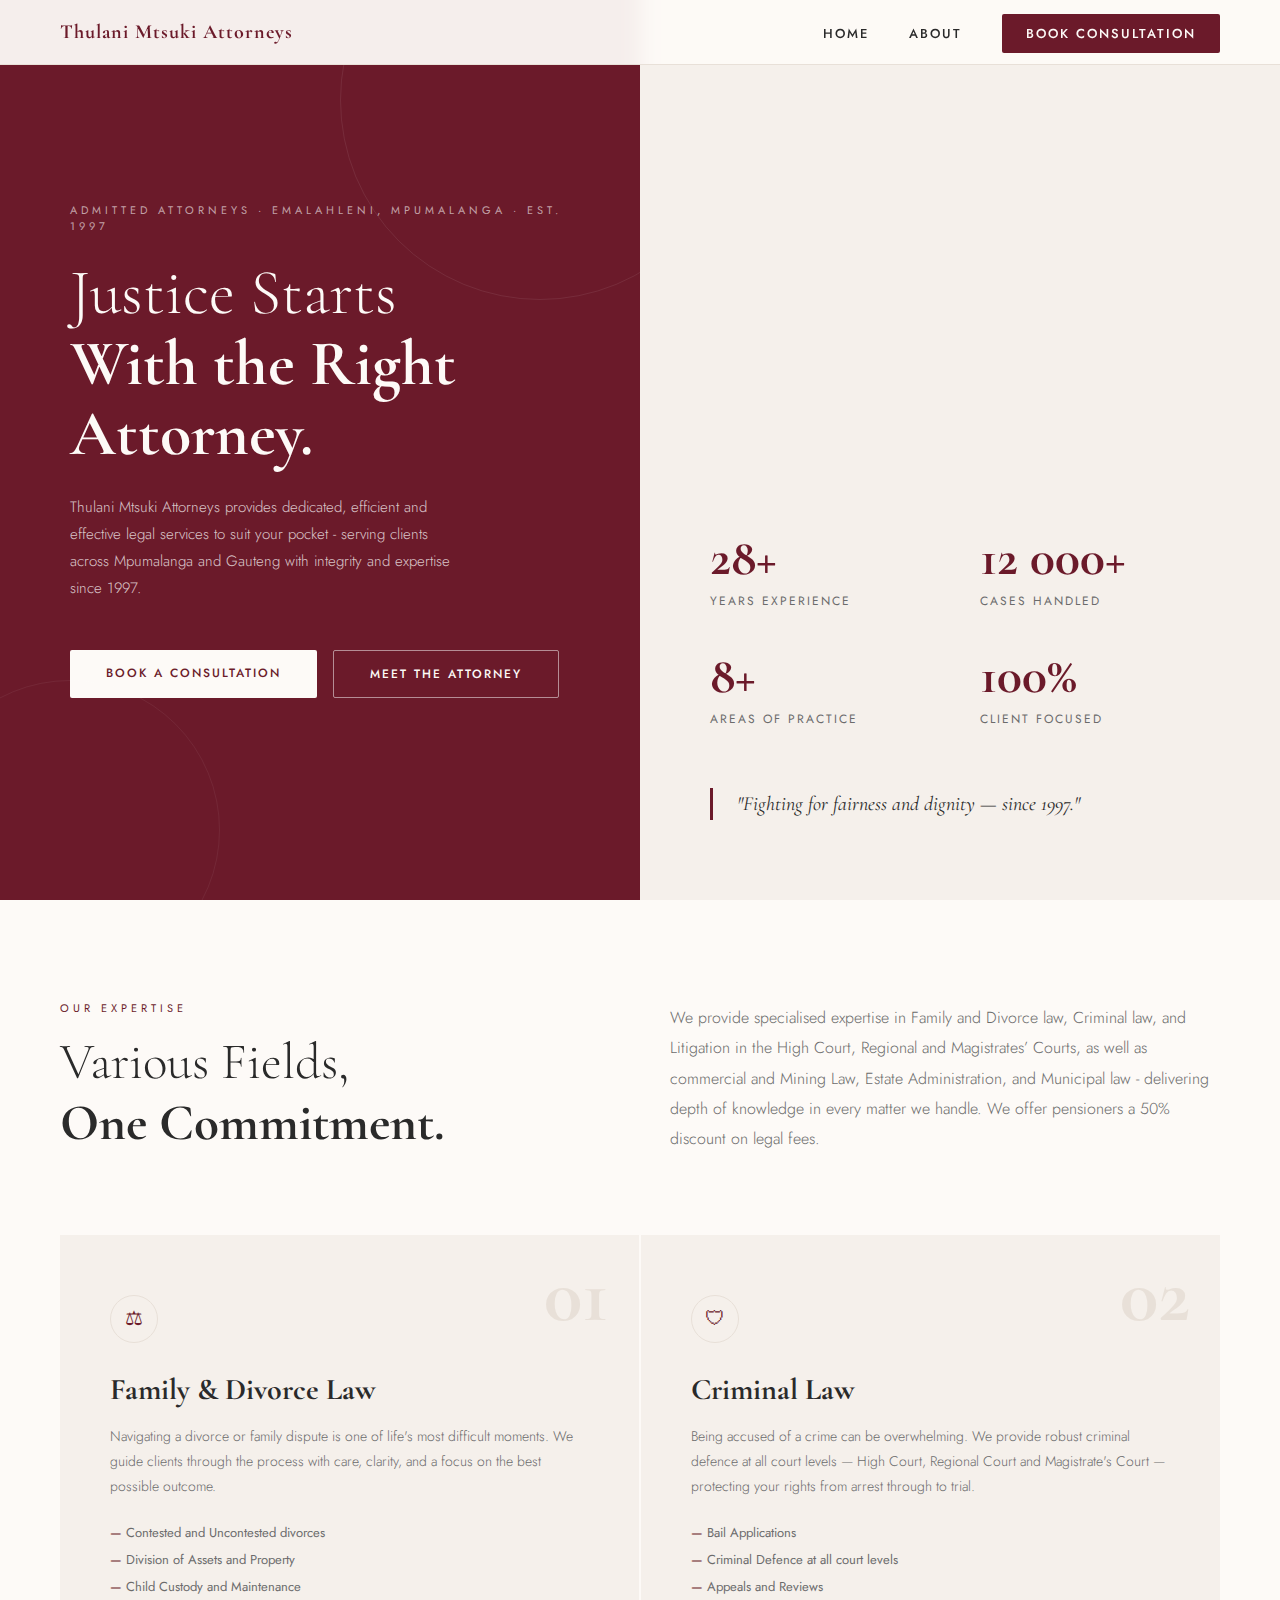
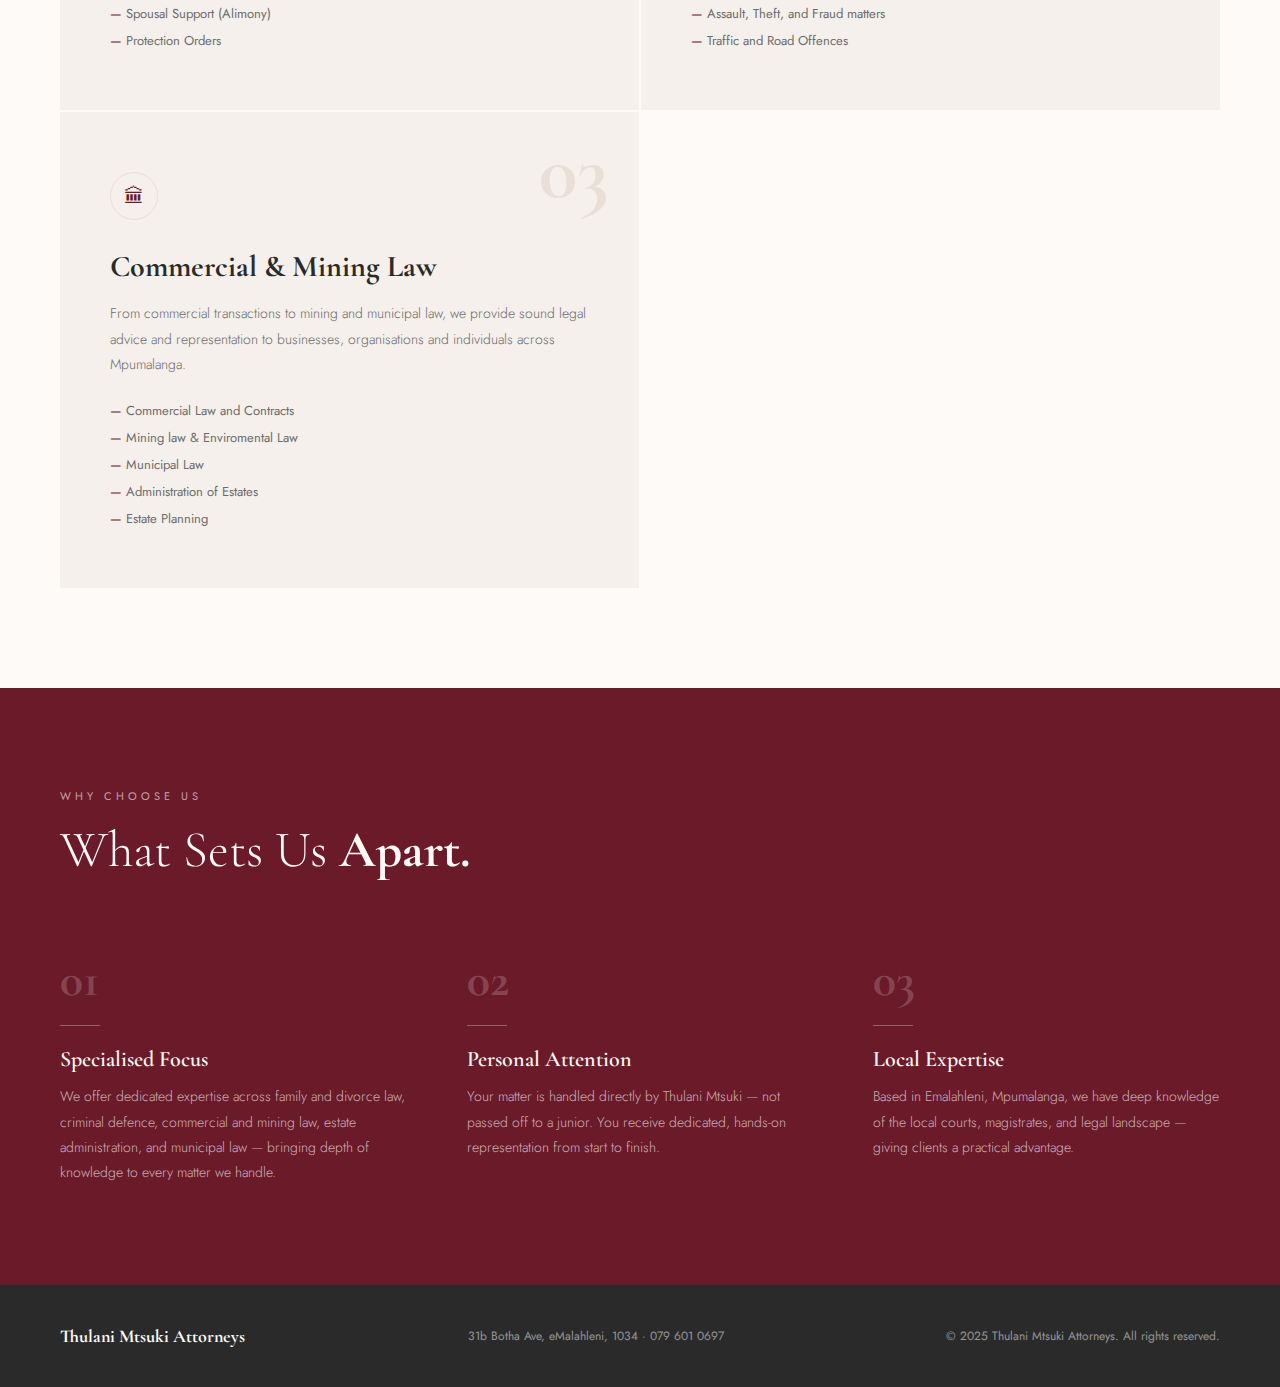
<file: index.html>
<!DOCTYPE html>
<html lang="en">
<head>
  <meta charset="UTF-8" />
  <meta name="viewport" content="width=device-width, initial-scale=1.0"/>
  <title>Thulani Mtsuki Attorneys</title>
  <link href="https://fonts.googleapis.com/css2?family=Cormorant+Garamond:wght@300;400;600;700&family=Jost:wght@300;400;500&display=swap" rel="stylesheet"/>
  <link rel="stylesheet" href="css/styles.css" />
</head>
<body>

  <!-- NAV -->
  <nav>
    <a href="index.html" class="nav-logo">Thulani Mtsuki Attorneys</a>
    <ul class="nav-links">
      <li><a href="index.html">Home</a></li>
      <li><a href="pages/about.html">About</a></li>
      <li><a href="pages/contact.html" class="nav-cta">Book Consultation</a></li>
    </ul>
  </nav>

  <main class="fade-in">

    <!-- HERO -->
    <section class="hero" style="padding: 0;">
      <div class="hero-left">
        <p class="hero-eyebrow">Admitted Attorneys · Emalahleni, Mpumalanga · Est. 1997</p>
        <h1 class="hero-title">
          Justice Starts
          <span>With the Right<br>Attorney.</span>
        </h1>
        <p class="hero-sub">Thulani Mtsuki Attorneys provides dedicated, efficient and effective legal services to suit your pocket - serving clients across Mpumalanga and Gauteng with integrity and expertise since 1997.</p>
        <div class="hero-buttons">
          <a href="pages/contact.html" class="btn-primary">Book a Consultation</a>
          <a href="pages/about.html" class="btn-outline">Meet the Attorney</a>
        </div>
      </div>
      <div class="hero-right">
        <div class="hero-stats">
          <div class="stat-item">
            <div class="stat-number">28+</div>
            <div class="stat-label">Years Experience</div>
          </div>
          <div class="stat-item">
            <div class="stat-number">12 000+</div>
            <div class="stat-label">Cases Handled</div>
          </div>
          <div class="stat-item">
            <div class="stat-number">8+</div>
            <div class="stat-label">Areas of Practice</div>
          </div>
          <div class="stat-item">
            <div class="stat-number">100%</div>
            <div class="stat-label">Client Focused</div>
          </div>
        </div>
        <div class="hero-quote">
          <p>"Fighting for fairness and dignity — since 1997."</p>
        </div>
      </div>
    </section>

    <!-- PRACTICE AREAS -->
    <section class="practice">
      <div class="practice-header">
        <div>
          <p class="section-label">Our Expertise</p>
          <h2 class="section-title">Various Fields,<br><strong>One Commitment.</strong></h2>
        </div>
        <p class="practice-intro">We provide specialised expertise in Family and Divorce law, Criminal law, and Litigation in the High Court, Regional and Magistrates’ Courts, as well as commercial and Mining Law, Estate Administration, and Municipal law - delivering depth of knowledge in every matter we handle. We offer pensioners a 50% discount on legal fees.</p>
      </div>
      <div class="practice-cards">
        <div class="practice-card">
          <span class="practice-card-number">01</span>
          <div class="practice-card-icon">⚖</div>
          <h3 class="practice-card-title">Family &amp; Divorce Law</h3>
          <p class="practice-card-text">Navigating a divorce or family dispute is one of life's most difficult moments. We guide clients through the process with care, clarity, and a focus on the best possible outcome.</p>
          <ul class="practice-card-list">
            <li>Contested and Uncontested divorces</li>
            <li>Division of Assets and Property</li>
            <li>Child Custody and Maintenance</li>
            <li>Spousal Support (Alimony)</li>
            <li>Protection Orders</li>
          </ul>
        </div>
        <div class="practice-card">
          <span class="practice-card-number">02</span>
          <div class="practice-card-icon">🛡</div>
          <h3 class="practice-card-title">Criminal Law</h3>
          <p class="practice-card-text">Being accused of a crime can be overwhelming. We provide robust criminal defence at all court levels — High Court, Regional Court and Magistrate's Court — protecting your rights from arrest through to trial.</p>
          <ul class="practice-card-list">
            <li>Bail Applications</li>
            <li>Criminal Defence at all court levels</li>
            <li>Appeals and Reviews</li>
            <li>Assault, Theft, and Fraud matters</li>
            <li>Traffic and Road Offences</li>
          </ul>
        </div>
        <div class="practice-card">
          <span class="practice-card-number">03</span>
          <div class="practice-card-icon">🏛</div>
          <h3 class="practice-card-title">Commercial &amp; Mining Law</h3>
          <p class="practice-card-text">From commercial transactions to mining and municipal law, we provide sound legal advice and representation to businesses, organisations and individuals across Mpumalanga.</p>
          <ul class="practice-card-list">
            <li>Commercial Law and Contracts</li>
            <li>Mining law & Enviromental Law</li>
            <li>Municipal Law</li>
            <li>Administration of Estates</li>
            <li>Estate Planning</li>
          </ul>
        </div>
      </div>
    </section>

    <!-- WHY US -->
    <section class="why">
      <p class="section-label">Why Choose Us</p>
      <h2 class="section-title">What Sets Us <strong>Apart.</strong></h2>
      <div class="why-grid">
        <div class="why-item">
          <div class="why-number">01</div>
          <div class="why-divider"></div>
          <h3 class="why-title">Specialised Focus</h3>
          <p class="why-text">We offer dedicated expertise across family and divorce law, criminal defence, commercial and mining law, estate administration, and municipal law — bringing depth of knowledge to every matter we handle.</p>
        </div>
        <div class="why-item">
          <div class="why-number">02</div>
          <div class="why-divider"></div>
          <h3 class="why-title">Personal Attention</h3>
          <p class="why-text">Your matter is handled directly by Thulani Mtsuki — not passed off to a junior. You receive dedicated, hands-on representation from start to finish.</p>
        </div>
        <div class="why-item">
          <div class="why-number">03</div>
          <div class="why-divider"></div>
          <h3 class="why-title">Local Expertise</h3>
          <p class="why-text">Based in Emalahleni, Mpumalanga, we have deep knowledge of the local courts, magistrates, and legal landscape — giving clients a practical advantage.</p>
        </div>
      </div>
    </section>


  </main>

  <!-- FOOTER -->
  <footer>
    <span class="footer-logo">Thulani Mtsuki Attorneys</span>
    <span>31b Botha Ave, eMalahleni, 1034 · 079 601 0697</span>
    <span>© 2025 Thulani Mtsuki Attorneys. All rights reserved.</span>
  </footer>

  <script src="js/main.js"></script>
</body>
</html>
</file>
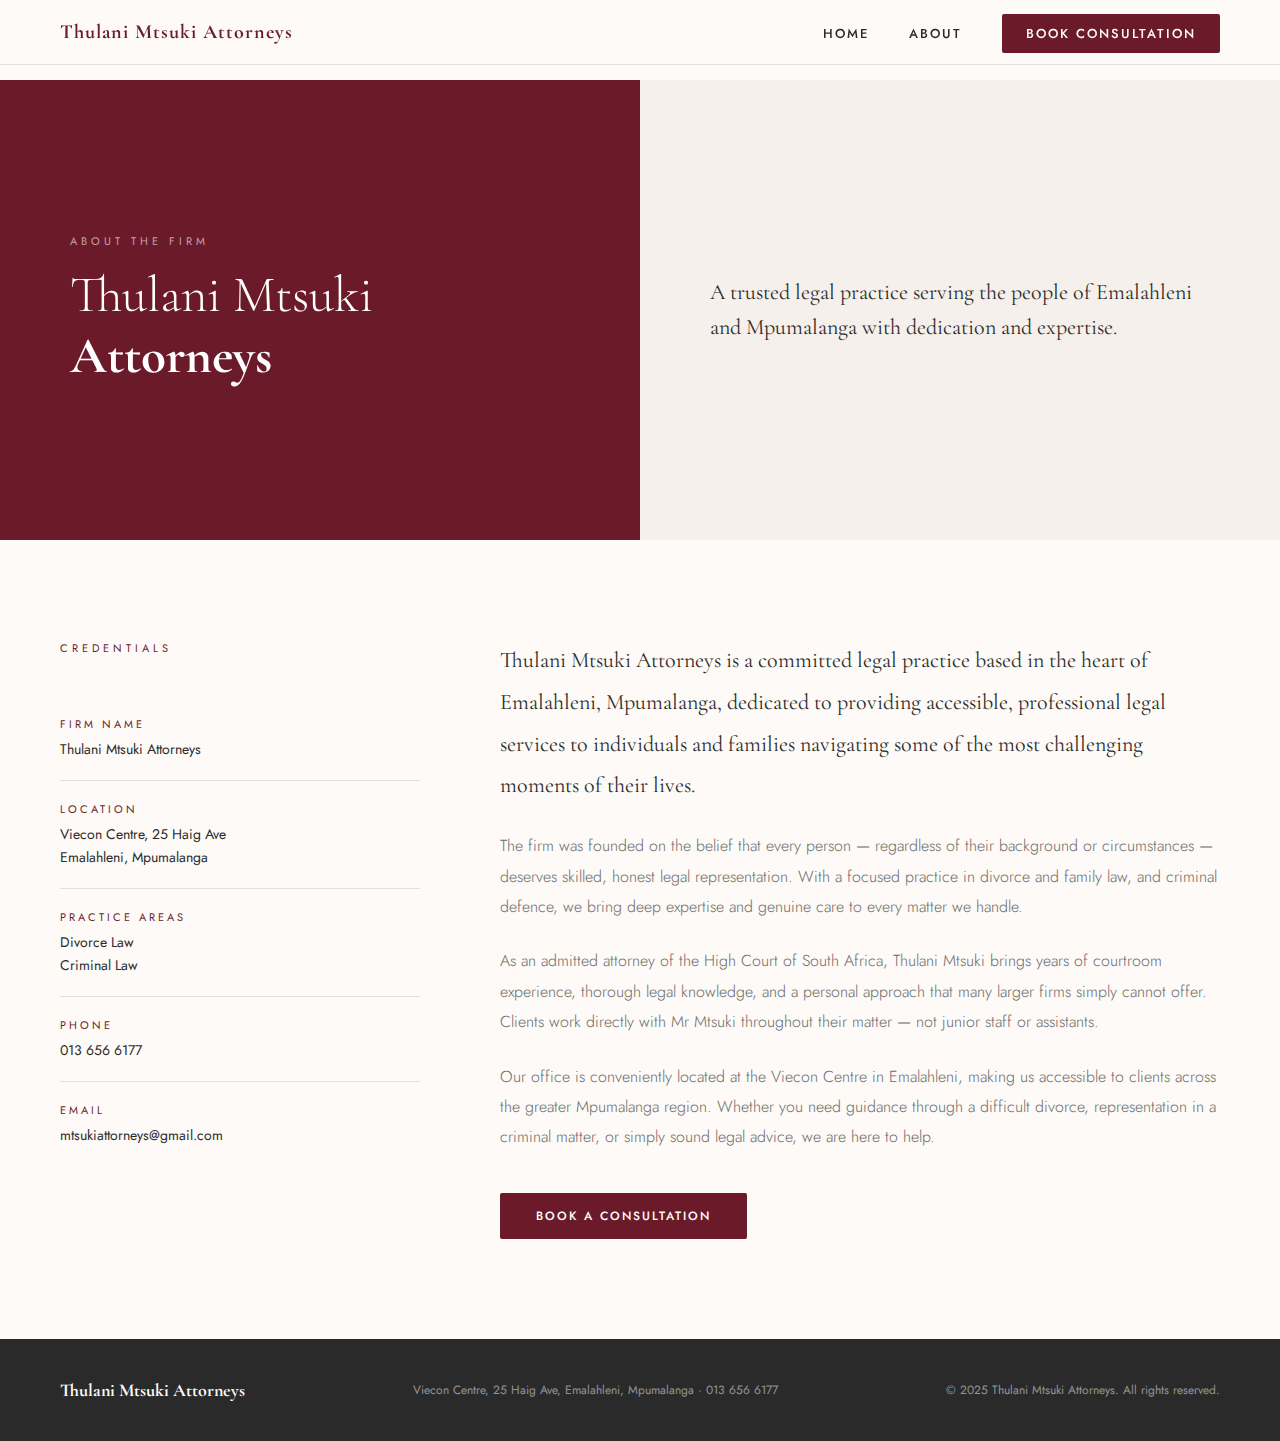
<file: about.html>
<!DOCTYPE html>
<html lang="en">
<head>
  <meta charset="UTF-8" />
  <meta name="viewport" content="width=device-width, initial-scale=1.0"/>
  <title>About | Thulani Mtsuki Attorneys</title>
  <link href="https://fonts.googleapis.com/css2?family=Cormorant+Garamond:wght@300;400;600;700&family=Jost:wght@300;400;500&display=swap" rel="stylesheet"/>
  <link rel="stylesheet" href="../css/styles.css" />
</head>
<body>

  <!-- NAV -->
  <nav>
    <a href="../index.html" class="nav-logo">Thulani Mtsuki Attorneys</a>
    <ul class="nav-links">
      <li><a href="../index.html">Home</a></li>
      <li><a href="about.html">About</a></li>
      <li><a href="contact.html" class="nav-cta">Book Consultation</a></li>
    </ul>
  </nav>

  <main class="fade-in">

    <!-- HERO -->
    <div class="about-hero">
      <div class="about-hero-left">
        <p class="section-label" style="color:rgba(255,255,255,0.6);">About the Firm</p>
        <h1 class="section-title" style="color:white;">Thulani Mtsuki<br><strong>Attorneys</strong></h1>
      </div>
      <div class="about-hero-right">
        <p style="font-family: 'Cormorant Garamond', serif; font-size: 22px; color: var(--charcoal); line-height: 1.6;">A trusted legal practice serving the people of Emalahleni and Mpumalanga with dedication and expertise.</p>
      </div>
    </div>

    <!-- ABOUT BODY -->
    <div class="about-body">
      <div class="about-grid">

        <!-- SIDEBAR -->
        <div class="about-sidebar">
          <p class="section-label">Credentials</p>
          <div class="about-credentials">
            <div class="credential-item">
              <p class="credential-label">Firm Name</p>
              <p class="credential-value">Thulani Mtsuki Attorneys</p>
            </div>
            <div class="credential-item">
              <p class="credential-label">Location</p>
              <p class="credential-value">Viecon Centre, 25 Haig Ave<br>Emalahleni, Mpumalanga</p>
            </div>
            <div class="credential-item">
              <p class="credential-label">Practice Areas</p>
              <p class="credential-value">Divorce Law<br>Criminal Law</p>
            </div>
            <div class="credential-item">
              <p class="credential-label">Phone</p>
              <p class="credential-value">013 656 6177</p>
            </div>
            <div class="credential-item">
              <p class="credential-label">Email</p>
              <p class="credential-value">mtsukiattorneys@gmail.com</p>
            </div>
          </div>
        </div>

        <!-- CONTENT -->
        <div class="about-content">
          <p>Thulani Mtsuki Attorneys is a committed legal practice based in the heart of Emalahleni, Mpumalanga, dedicated to providing accessible, professional legal services to individuals and families navigating some of the most challenging moments of their lives.</p>
          <p>The firm was founded on the belief that every person — regardless of their background or circumstances — deserves skilled, honest legal representation. With a focused practice in divorce and family law, and criminal defence, we bring deep expertise and genuine care to every matter we handle.</p>
          <p>As an admitted attorney of the High Court of South Africa, Thulani Mtsuki brings years of courtroom experience, thorough legal knowledge, and a personal approach that many larger firms simply cannot offer. Clients work directly with Mr Mtsuki throughout their matter — not junior staff or assistants.</p>
          <p>Our office is conveniently located at the Viecon Centre in Emalahleni, making us accessible to clients across the greater Mpumalanga region. Whether you need guidance through a difficult divorce, representation in a criminal matter, or simply sound legal advice, we are here to help.</p>
          <a href="contact.html" class="btn-burgundy" style="margin-top: 16px;">Book a Consultation</a>
        </div>

      </div>
    </div>

  </main>

  <!-- FOOTER -->
  <footer>
    <span class="footer-logo">Thulani Mtsuki Attorneys</span>
    <span>Viecon Centre, 25 Haig Ave, Emalahleni, Mpumalanga · 013 656 6177</span>
    <span>© 2025 Thulani Mtsuki Attorneys. All rights reserved.</span>
  </footer>

  <script src="../js/main.js"></script>
</body>
</html>
</file>
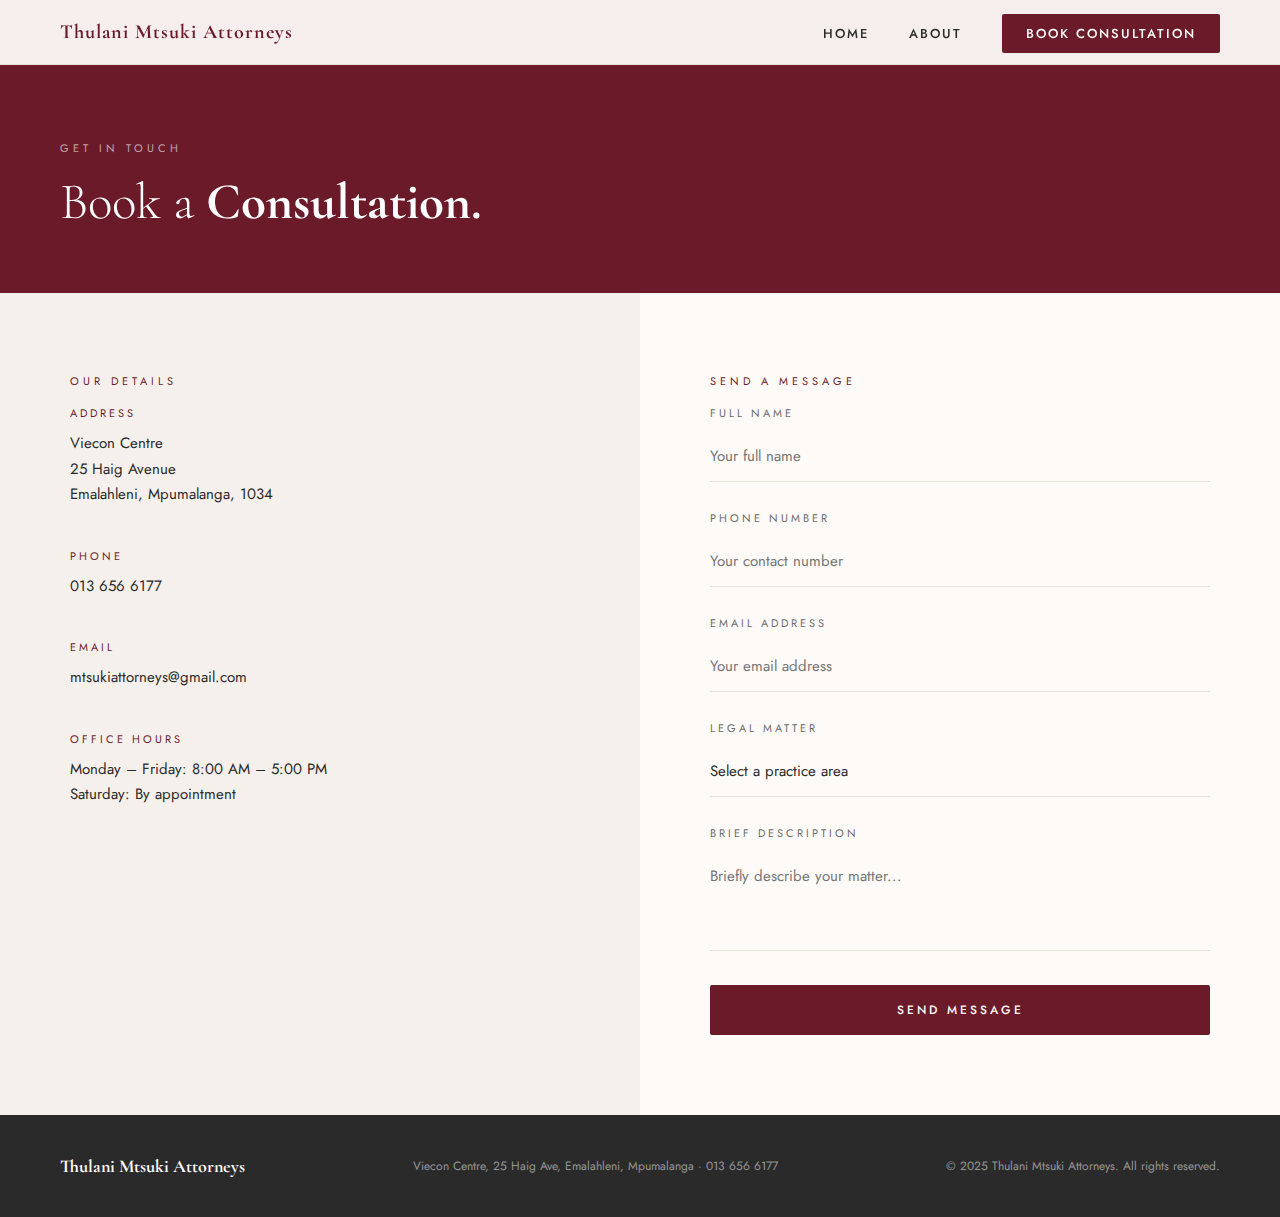
<file: contact.html>
<!DOCTYPE html>
<html lang="en">
<head>
  <meta charset="UTF-8" />
  <meta name="viewport" content="width=device-width, initial-scale=1.0"/>
  <title>Contact | Thulani Mtsuki Attorneys</title>
  <link href="https://fonts.googleapis.com/css2?family=Cormorant+Garamond:wght@300;400;600;700&family=Jost:wght@300;400;500&display=swap" rel="stylesheet"/>
  <link rel="stylesheet" href="../css/styles.css" />
</head>
<body>

  <!-- NAV -->
  <nav>
    <a href="../index.html" class="nav-logo">Thulani Mtsuki Attorneys</a>
    <ul class="nav-links">
      <li><a href="../index.html">Home</a></li>
      <li><a href="about.html">About</a></li>
      <li><a href="contact.html" class="nav-cta">Book Consultation</a></li>
    </ul>
  </nav>

  <main class="fade-in">

    <!-- HERO -->
    <div class="contact-hero">
      <p class="section-label" style="color:rgba(255,255,255,0.6);">Get In Touch</p>
      <h1 class="section-title" style="color:white;">Book a <strong>Consultation.</strong></h1>
    </div>

    <!-- CONTACT BODY -->
    <div class="contact-body">

      <!-- INFO -->
      <div class="contact-info">
        <p class="section-label">Our Details</p>
        <div class="contact-info-item">
          <p class="contact-info-label">Address</p>
          <p class="contact-info-value">Viecon Centre<br>25 Haig Avenue<br>Emalahleni, Mpumalanga, 1034</p>
        </div>
        <div class="contact-info-item">
          <p class="contact-info-label">Phone</p>
          <p class="contact-info-value">013 656 6177</p>
        </div>
        <div class="contact-info-item">
          <p class="contact-info-label">Email</p>
          <p class="contact-info-value">mtsukiattorneys@gmail.com</p>
        </div>
        <div class="contact-info-item">
          <p class="contact-info-label">Office Hours</p>
          <p class="contact-info-value">Monday – Friday: 8:00 AM – 5:00 PM<br>Saturday: By appointment</p>
        </div>
      </div>

      <!-- FORM -->
      <div class="contact-form-area">
        <p class="section-label">Send a Message</p>
        <form onsubmit="handleSubmit(event)">
          <div class="form-group">
            <label class="form-label">Full Name</label>
            <input type="text" class="form-input" placeholder="Your full name" required />
          </div>
          <div class="form-group">
            <label class="form-label">Phone Number</label>
            <input type="tel" class="form-input" placeholder="Your contact number" />
          </div>
          <div class="form-group">
            <label class="form-label">Email Address</label>
            <input type="email" class="form-input" placeholder="Your email address" />
          </div>
          <div class="form-group">
            <label class="form-label">Legal Matter</label>
            <select class="form-select">
              <option value="">Select a practice area</option>
              <option>Divorce Law</option>
              <option>Criminal Law</option>
              <option>General Enquiry</option>
            </select>
          </div>
          <div class="form-group">
            <label class="form-label">Brief Description</label>
            <textarea class="form-textarea" placeholder="Briefly describe your matter..."></textarea>
          </div>
          <button type="submit" class="form-submit">Send Message</button>
        </form>
      </div>

    </div>

  </main>

  <!-- FOOTER -->
  <footer>
    <span class="footer-logo">Thulani Mtsuki Attorneys</span>
    <span>Viecon Centre, 25 Haig Ave, Emalahleni, Mpumalanga · 013 656 6177</span>
    <span>© 2025 Thulani Mtsuki Attorneys. All rights reserved.</span>
  </footer>

  <script src="../js/main.js"></script>
</body>
</html>
</file>
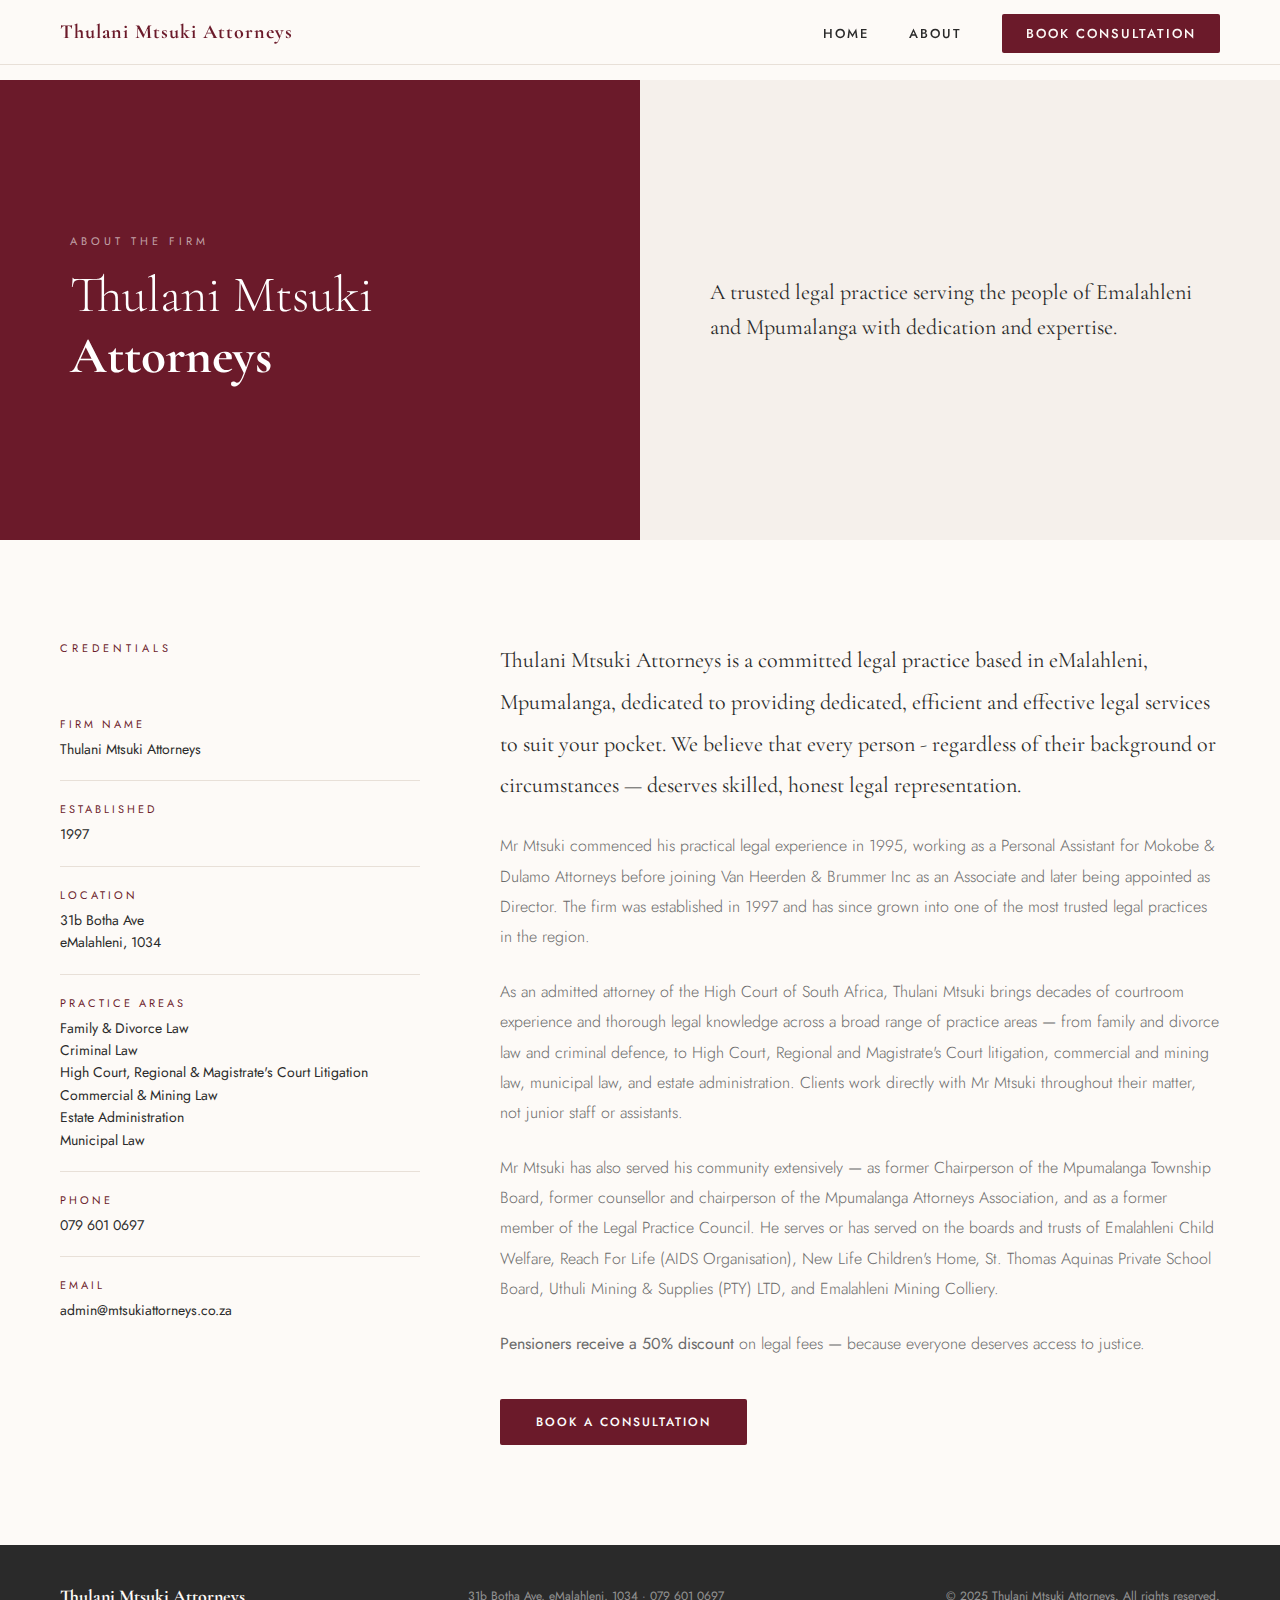
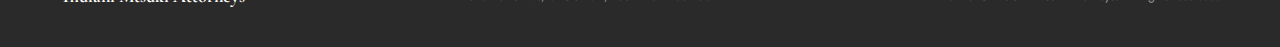
<file: pages/about.html>
<!DOCTYPE html>
<html lang="en">
<head>
  <meta charset="UTF-8" />
  <meta name="viewport" content="width=device-width, initial-scale=1.0"/>
  <title>About | Thulani Mtsuki Attorneys</title>
  <link href="https://fonts.googleapis.com/css2?family=Cormorant+Garamond:wght@300;400;600;700&family=Jost:wght@300;400;500&display=swap" rel="stylesheet"/>
  <link rel="stylesheet" href="../css/styles.css" />
</head>
<body>

  <!-- NAV -->
  <nav>
    <a href="../index.html" class="nav-logo">Thulani Mtsuki Attorneys</a>
    <ul class="nav-links">
      <li><a href="../index.html">Home</a></li>
      <li><a href="about.html">About</a></li>
      <li><a href="contact.html" class="nav-cta">Book Consultation</a></li>
    </ul>
  </nav>

  <main class="fade-in">

    <!-- HERO -->
    <div class="about-hero">
      <div class="about-hero-left">
        <p class="section-label" style="color:rgba(255,255,255,0.6);">About the Firm</p>
        <h1 class="section-title" style="color:white;">Thulani Mtsuki<br><strong>Attorneys</strong></h1>
      </div>
      <div class="about-hero-right">
        <p style="font-family: 'Cormorant Garamond', serif; font-size: 22px; color: var(--charcoal); line-height: 1.6;">A trusted legal practice serving the people of Emalahleni and Mpumalanga with dedication and expertise.</p>
      </div>
    </div>

    <!-- ABOUT BODY -->
    <div class="about-body">
      <div class="about-grid">

        <!-- SIDEBAR -->
        <div class="about-sidebar">
          <p class="section-label">Credentials</p>
          <div class="about-credentials">
            <div class="credential-item">
              <p class="credential-label">Firm Name</p>
              <p class="credential-value">Thulani Mtsuki Attorneys</p>
            </div>
            <div class="credential-item">
              <p class="credential-label">Established</p>
              <p class="credential-value">1997</p>
            </div>
            <div class="credential-item">
              <p class="credential-label">Location</p>
              <p class="credential-value">31b Botha Ave<br>eMalahleni, 1034</p>
            </div>
            <div class="credential-item">
              <p class="credential-label">Practice Areas</p>
              <p class="credential-value">Family &amp; Divorce Law<br>Criminal Law<br>High Court, Regional &amp; Magistrate's Court Litigation<br>Commercial &amp; Mining Law<br>Estate Administration<br>Municipal Law</p>
            </div>
            <div class="credential-item">
              <p class="credential-label">Phone</p>
              <p class="credential-value">079 601 0697</p>
            </div>
            <div class="credential-item">
              <p class="credential-label">Email</p>
              <p class="credential-value">admin@mtsukiattorneys.co.za</p>
            </div>
          </div>
        </div>

        <!-- CONTENT -->
        <div class="about-content">
          <p>Thulani Mtsuki Attorneys is a committed legal practice based in eMalahleni, Mpumalanga, dedicated to providing dedicated, efficient and effective legal services to suit your pocket. We believe that every person - regardless of their background or circumstances — deserves skilled, honest legal representation.</p>
          <p>Mr Mtsuki commenced his practical legal experience in 1995, working as a Personal Assistant for Mokobe &amp; Dulamo Attorneys before joining Van Heerden &amp; Brummer Inc as an Associate and later being appointed as Director. The firm was established in 1997 and has since grown into one of the most trusted legal practices in the region.</p>
          <p>As an admitted attorney of the High Court of South Africa, Thulani Mtsuki brings decades of courtroom experience and thorough legal knowledge across a broad range of practice areas — from family and divorce law and criminal defence, to High Court, Regional and Magistrate's Court litigation, commercial and mining law, municipal law, and estate administration. Clients work directly with Mr Mtsuki throughout their matter, not junior staff or assistants.</p>
          <p>Mr Mtsuki has also served his community extensively — as former Chairperson of the Mpumalanga Township Board, former counsellor and chairperson of the Mpumalanga Attorneys Association, and as a former member of the Legal Practice Council. He serves or has served on the boards and trusts of Emalahleni Child Welfare, Reach For Life (AIDS Organisation), New Life Children's Home, St. Thomas Aquinas Private School Board, Uthuli Mining &amp; Supplies (PTY) LTD, and Emalahleni Mining Colliery.</p>
          <p><strong>Pensioners receive a 50% discount</strong> on legal fees — because everyone deserves access to justice.</p>
          <a href="contact.html" class="btn-burgundy" style="margin-top: 16px;">Book a Consultation</a>
        </div>

      </div>
    </div>

  </main>

  <!-- FOOTER -->
  <footer>
    <span class="footer-logo">Thulani Mtsuki Attorneys</span>
    <span>31b Botha Ave, eMalahleni, 1034 · 079 601 0697</span>
    <span>© 2025 Thulani Mtsuki Attorneys. All rights reserved.</span>
  </footer>

  <script src="../js/main.js"></script>
</body>
</html>
</file>
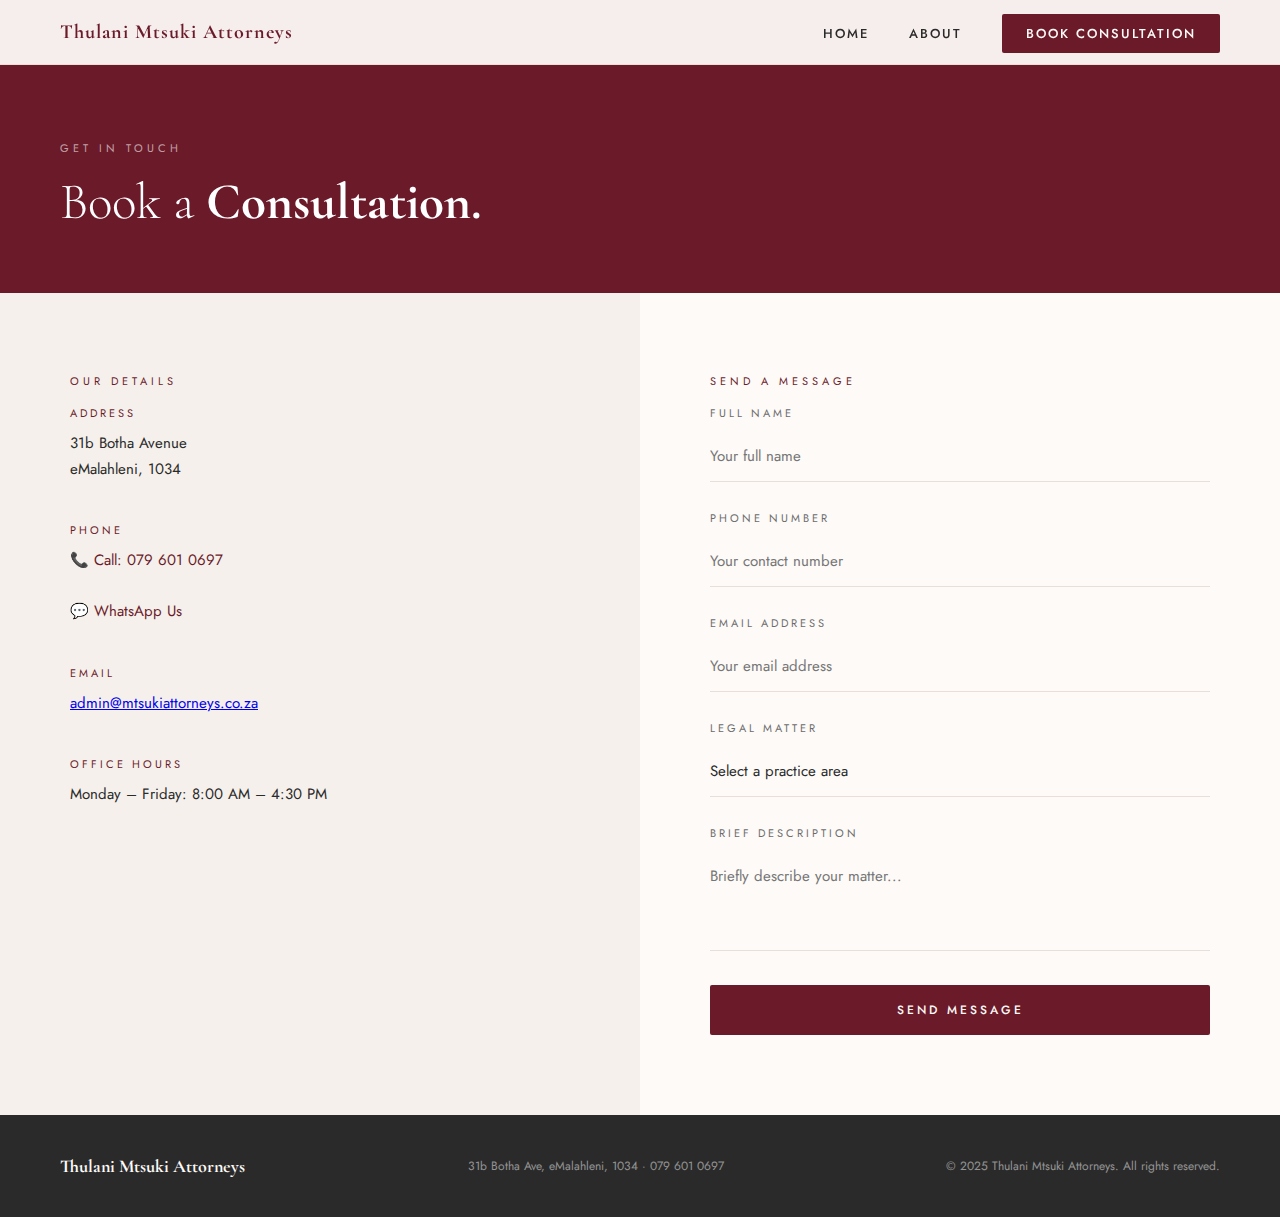
<file: pages/contact.html>
<!DOCTYPE html>
<html lang="en">

<head>
    <meta charset="UTF-8" />
    <meta name="viewport" content="width=device-width, initial-scale=1.0" />
    <title>Contact | Thulani Mtsuki Attorneys</title>
    <link
        href="https://fonts.googleapis.com/css2?family=Cormorant+Garamond:wght@300;400;600;700&family=Jost:wght@300;400;500&display=swap"
        rel="stylesheet" />
    <link rel="stylesheet" href="../css/styles.css" />
</head>

<body>

    <!-- NAV -->
    <nav>
        <a href="../index.html" class="nav-logo">Thulani Mtsuki Attorneys</a>
        <ul class="nav-links">
            <li><a href="../index.html">Home</a></li>
            <li><a href="about.html">About</a></li>
            <li><a href="contact.html" class="nav-cta">Book Consultation</a></li>
        </ul>
    </nav>

    <main class="fade-in">

        <!-- HERO -->
        <div class="contact-hero">
            <p class="section-label" style="color:rgba(255,255,255,0.6);">Get In Touch</p>
            <h1 class="section-title" style="color:white;">Book a <strong>Consultation.</strong></h1>
        </div>

        <!-- CONTACT BODY -->
        <div class="contact-body">

            <!-- INFO -->
            <div class="contact-info">
                <p class="section-label">Our Details</p>
                <div class="contact-info-item">
                    <p class="contact-info-label">Address</p>
                    <p class="contact-info-value">31b Botha Avenue<br>eMalahleni, 1034</p>
                </div>
                <div class="contact-info-item">
                    <p class="contact-info-label">Phone</p>
                    <p class="contact-info-value">
                        <a href="tel:+27136566177" style="color: var(--burgundy); text-decoration: none;">📞 Call: 079 601 0697</a>
                        <br /><br />
                        <a href="https://wa.me/27796010697" target="_blank"
                            style="color: var(--burgundy); text-decoration: none;">💬 WhatsApp Us</a>
                    </p>
                </div>
                <div class="contact-info-item">
                      <p class="contact-info-label">Email</p>
                          <p class="contact-info-value">
                            <a href="mailto:admin@mtsukiattorneys.co.za">
                              admin@mtsukiattorneys.co.za
                            </a>
                      </p>
                </div>
                <div class="contact-info-item">
                    <p class="contact-info-label">Office Hours</p>
                    <p class="contact-info-value">Monday – Friday: 8:00 AM – 4:30 PM</p>
                </div>
            </div>

            <!-- FORM -->
            <div class="contact-form-area">
                <p class="section-label">Send a Message</p>
                <form action="https://formspree.io/f/xeerqqky" method="POST">
                    <div class="form-group">
                        <label class="form-label">Full Name</label>
                        <input type="text" name="name" class="form-input" placeholder="Your full name" required />
                    </div>
                    <div class="form-group">
                        <label class="form-label">Phone Number</label>
                        <input type="tel" name="phone" class="form-input" placeholder="Your contact number" />
                    </div>
                    <div class="form-group">
                        <label class="form-label">Email Address</label>
                        <input type="email" name="email" class="form-input" placeholder="Your email address" />
                    </div>
                    <div class="form-group">
                        <label class="form-label">Legal Matter</label>
                        <select name="legal_matter" class="form-select">
                            <option value="">Select a practice area</option>
                            <option>Family Law</option>
                            <option>Divorce Law</option>
                            <option>Criminal Law</option>
                            <option>High Court / Regional / Magistrate's Court Litigation</option>
                            <option>Commercial Law</option>
                            <option>Mining Law</option>
                            <option>Municipal Law</option>
                            <option>Administration of Estates</option>
                            <option>Estate Planning</option>
                            <option>General Enquiry</option>
                        </select>
                    </div>
                    <div class="form-group">
                        <label class="form-label">Brief Description</label>
                        <textarea name="message" class="form-textarea" placeholder="Briefly describe your matter..."></textarea>
                    </div>
                    <button type="submit" class="form-submit">Send Message</button>
                </form>
            </div>

        </div>

    </main>

    <!-- FOOTER -->
        <footer>
            <span class="footer-logo">Thulani Mtsuki Attorneys</span>
            <span>31b Botha Ave, eMalahleni, 1034 · 079 601 0697</span>
            <span>© 2025 Thulani Mtsuki Attorneys. All rights reserved.</span>
        </footer>
</file>
<file: css/styles.css>
*, *::before, *::after { margin: 0; padding: 0; box-sizing: border-box; }

:root {
  --burgundy: #6B1A2A;
  --burgundy-dark: #4a1120;
  --burgundy-light: #8c2438;
  --white: #fdfaf7;
  --off-white: #f5f0eb;
  --charcoal: #2a2a2a;
  --mid-gray: #6b6b6b;
  --light-gray: #e8e0d8;
}

html { scroll-behavior: smooth; }

body {
  font-family: 'Jost', sans-serif;
  background: var(--white);
  color: var(--charcoal);
  overflow-x: hidden;
}

/* ─── NAV ─── */
nav {
  position: fixed;
  top: 0; left: 0; right: 0;
  z-index: 100;
  display: flex;
  justify-content: space-between;
  align-items: center;
  padding: 20px 60px;
  background: rgba(253, 250, 247, 0.95);
  backdrop-filter: blur(10px);
  border-bottom: 1px solid var(--light-gray);
  transition: all 0.3s ease;
}

.nav-logo {
  font-family: 'Cormorant Garamond', serif;
  font-size: 20px;
  font-weight: 700;
  color: var(--burgundy);
  letter-spacing: 1px;
  text-decoration: none;
}

.nav-links {
  display: flex;
  gap: 40px;
  list-style: none;
}

.nav-links a {
  text-decoration: none;
  font-size: 13px;
  font-weight: 500;
  letter-spacing: 2px;
  text-transform: uppercase;
  color: var(--charcoal);
  transition: color 0.3s;
}

.nav-links a:hover { color: var(--burgundy); }

.nav-cta {
  background: var(--burgundy);
  color: var(--white) !important;
  padding: 10px 24px;
  border-radius: 2px;
}

.nav-cta:hover { background: var(--burgundy-dark); color: var(--white) !important; }

/* ─── SHARED SECTION STYLES ─── */
section { padding: 100px 60px; }

.section-label {
  font-size: 11px;
  letter-spacing: 4px;
  text-transform: uppercase;
  color: var(--burgundy);
  margin-bottom: 16px;
}

.section-title {
  font-family: 'Cormorant Garamond', serif;
  font-size: clamp(36px, 4vw, 52px);
  font-weight: 300;
  line-height: 1.2;
  color: var(--charcoal);
}

.section-title strong { font-weight: 700; }

/* ─── BUTTONS ─── */
.btn-primary {
  background: var(--white);
  color: var(--burgundy);
  padding: 14px 36px;
  text-decoration: none;
  font-size: 12px;
  font-weight: 500;
  letter-spacing: 2px;
  text-transform: uppercase;
  border-radius: 2px;
  transition: all 0.3s;
  display: inline-block;
}

.btn-primary:hover { background: var(--off-white); transform: translateY(-2px); }

.btn-outline {
  border: 1px solid rgba(255,255,255,0.5);
  color: var(--white);
  padding: 14px 36px;
  text-decoration: none;
  font-size: 12px;
  font-weight: 500;
  letter-spacing: 2px;
  text-transform: uppercase;
  border-radius: 2px;
  transition: all 0.3s;
  display: inline-block;
}

.btn-outline:hover { border-color: white; background: rgba(255,255,255,0.08); }

.btn-burgundy {
  background: var(--burgundy);
  color: white;
  padding: 14px 36px;
  text-decoration: none;
  font-size: 12px;
  font-weight: 500;
  letter-spacing: 2px;
  text-transform: uppercase;
  border-radius: 2px;
  display: inline-block;
  transition: background 0.3s;
}

.btn-burgundy:hover { background: var(--burgundy-dark); }

/* ─── HERO ─── */
.hero {
  min-height: 100vh;
  display: grid;
  grid-template-columns: 1fr 1fr;
  padding-top: 80px;
}

.hero-left {
  background: var(--burgundy);
  display: flex;
  flex-direction: column;
  justify-content: center;
  padding: 80px 70px;
  position: relative;
  overflow: hidden;
}

.hero-left::before {
  content: '';
  position: absolute;
  top: -100px; right: -100px;
  width: 400px; height: 400px;
  border: 1px solid rgba(255,255,255,0.08);
  border-radius: 50%;
}

.hero-left::after {
  content: '';
  position: absolute;
  bottom: -80px; left: -80px;
  width: 300px; height: 300px;
  border: 1px solid rgba(255,255,255,0.06);
  border-radius: 50%;
}

.hero-eyebrow {
  font-size: 11px;
  letter-spacing: 4px;
  text-transform: uppercase;
  color: rgba(255,255,255,0.6);
  margin-bottom: 24px;
}

.hero-title {
  font-family: 'Cormorant Garamond', serif;
  font-size: clamp(42px, 5vw, 64px);
  font-weight: 300;
  color: var(--white);
  line-height: 1.1;
  margin-bottom: 24px;
}

.hero-title span {
  font-weight: 700;
  display: block;
}

.hero-sub {
  font-size: 15px;
  color: rgba(255,255,255,0.75);
  line-height: 1.8;
  max-width: 400px;
  margin-bottom: 48px;
  font-weight: 300;
}

.hero-buttons {
  display: flex;
  gap: 16px;
  flex-wrap: wrap;
}

.hero-right {
  background: var(--off-white);
  display: flex;
  flex-direction: column;
  justify-content: flex-end;
  padding: 80px 70px;
}

.hero-stats {
  display: grid;
  grid-template-columns: 1fr 1fr;
  gap: 40px;
  margin-bottom: 60px;
}

.stat-number {
  font-family: 'Cormorant Garamond', serif;
  font-size: 52px;
  font-weight: 700;
  color: var(--burgundy);
  line-height: 1;
}

.stat-label {
  font-size: 12px;
  letter-spacing: 2px;
  text-transform: uppercase;
  color: var(--mid-gray);
  margin-top: 8px;
}

.hero-quote {
  border-left: 3px solid var(--burgundy);
  padding-left: 24px;
}

.hero-quote p {
  font-family: 'Cormorant Garamond', serif;
  font-size: 20px;
  font-weight: 400;
  font-style: italic;
  color: var(--charcoal);
  line-height: 1.6;
}

/* ─── PRACTICE AREAS ─── */
.practice { background: var(--white); }

.practice-header {
  display: grid;
  grid-template-columns: 1fr 1fr;
  gap: 60px;
  margin-bottom: 80px;
  align-items: end;
}

.practice-intro {
  font-size: 16px;
  color: var(--mid-gray);
  line-height: 1.9;
  font-weight: 300;
}

.practice-cards {
  display: grid;
  grid-template-columns: 1fr 1fr;
  gap: 2px;
}

.practice-card {
  background: var(--off-white);
  padding: 60px 50px;
  position: relative;
  overflow: hidden;
  transition: all 0.4s ease;
  cursor: default;
}

.practice-card:hover { background: var(--burgundy); }

.practice-card:hover .practice-card-title,
.practice-card:hover .practice-card-text,
.practice-card:hover .practice-card-list li { color: var(--white); }

.practice-card:hover .practice-card-number { color: rgba(255,255,255,0.15); }

.practice-card:hover .practice-card-icon {
  border-color: rgba(255,255,255,0.3);
  color: var(--white);
}

.practice-card-number {
  font-family: 'Cormorant Garamond', serif;
  font-size: 80px;
  font-weight: 700;
  color: var(--light-gray);
  position: absolute;
  top: 20px; right: 30px;
  line-height: 1;
  transition: color 0.4s;
}

.practice-card-icon {
  width: 48px; height: 48px;
  border: 1px solid var(--light-gray);
  border-radius: 50%;
  display: flex;
  align-items: center;
  justify-content: center;
  margin-bottom: 28px;
  font-size: 20px;
  color: var(--burgundy);
  transition: all 0.4s;
}

.practice-card-title {
  font-family: 'Cormorant Garamond', serif;
  font-size: 30px;
  font-weight: 700;
  color: var(--charcoal);
  margin-bottom: 16px;
  transition: color 0.4s;
}

.practice-card-text {
  font-size: 14px;
  color: var(--mid-gray);
  line-height: 1.8;
  margin-bottom: 24px;
  font-weight: 300;
  transition: color 0.4s;
}

.practice-card-list {
  list-style: none;
  display: flex;
  flex-direction: column;
  gap: 8px;
}

.practice-card-list li {
  font-size: 13px;
  color: var(--mid-gray);
  padding-left: 16px;
  position: relative;
  transition: color 0.4s;
}

.practice-card-list li::before {
  content: '—';
  position: absolute;
  left: 0;
  color: var(--burgundy);
}

.practice-card:hover .practice-card-list li::before { color: rgba(255,255,255,0.6); }

/* ─── WHY US ─── */
.why {
  background: var(--burgundy);
  color: var(--white);
}

.why .section-label { color: rgba(255,255,255,0.6); }
.why .section-title { color: var(--white); }

.why-grid {
  display: grid;
  grid-template-columns: repeat(3, 1fr);
  gap: 60px;
  margin-top: 70px;
}

.why-number {
  font-family: 'Cormorant Garamond', serif;
  font-size: 48px;
  font-weight: 700;
  color: rgba(255,255,255,0.2);
  margin-bottom: 16px;
}

.why-title {
  font-family: 'Cormorant Garamond', serif;
  font-size: 22px;
  font-weight: 600;
  color: var(--white);
  margin-bottom: 12px;
}

.why-text {
  font-size: 14px;
  color: rgba(255,255,255,0.65);
  line-height: 1.8;
  font-weight: 300;
}

.why-divider {
  width: 40px;
  height: 1px;
  background: rgba(255,255,255,0.3);
  margin-bottom: 20px;
}

/* ─── TESTIMONIALS ─── */
.testimonials { background: var(--off-white); }

.testimonials-grid {
  display: grid;
  grid-template-columns: repeat(3, 1fr);
  gap: 30px;
  margin-top: 60px;
}

.testimonial-card {
  background: var(--white);
  padding: 40px;
  border-top: 3px solid var(--burgundy);
}

.testimonial-quote {
  font-family: 'Cormorant Garamond', serif;
  font-size: 18px;
  font-style: italic;
  color: var(--charcoal);
  line-height: 1.7;
  margin-bottom: 28px;
}

.testimonial-author {
  font-size: 12px;
  font-weight: 500;
  letter-spacing: 2px;
  text-transform: uppercase;
  color: var(--burgundy);
}

.testimonial-role {
  font-size: 12px;
  color: var(--mid-gray);
  margin-top: 4px;
}

/* ─── ABOUT PAGE ─── */
.about-hero {
  display: grid;
  grid-template-columns: 1fr 1fr;
  min-height: 60vh;
  padding-top: 80px;
}

.about-hero-left {
  background: var(--burgundy);
  padding: 80px 70px;
  display: flex;
  flex-direction: column;
  justify-content: center;
}

.about-hero-right {
  background: var(--off-white);
  padding: 80px 70px;
  display: flex;
  flex-direction: column;
  justify-content: center;
}

.about-body { padding: 100px 60px; }

.about-grid {
  display: grid;
  grid-template-columns: 1fr 2fr;
  gap: 80px;
  align-items: start;
}

.about-credentials { margin-top: 40px; }

.credential-item {
  padding: 20px 0;
  border-bottom: 1px solid var(--light-gray);
}

.credential-item:last-child { border-bottom: none; }

.credential-label {
  font-size: 11px;
  letter-spacing: 3px;
  text-transform: uppercase;
  color: var(--burgundy);
  margin-bottom: 6px;
}

.credential-value {
  font-size: 14px;
  color: var(--charcoal);
  line-height: 1.6;
}

.about-content p {
  font-size: 16px;
  color: var(--mid-gray);
  line-height: 1.9;
  margin-bottom: 24px;
  font-weight: 300;
}

.about-content p:first-child {
  font-family: 'Cormorant Garamond', serif;
  font-size: 22px;
  color: var(--charcoal);
  font-weight: 400;
}

/* ─── CONTACT PAGE ─── */
.contact-hero {
  background: var(--burgundy);
  padding: 140px 60px 60px;
}

.contact-body {
  display: grid;
  grid-template-columns: 1fr 1fr;
  min-height: 70vh;
}

.contact-info {
  background: var(--off-white);
  padding: 80px 70px;
}

.contact-info-item { margin-bottom: 40px; }

.contact-info-label {
  font-size: 11px;
  letter-spacing: 3px;
  text-transform: uppercase;
  color: var(--burgundy);
  margin-bottom: 10px;
}

.contact-info-value {
  font-size: 15px;
  color: var(--charcoal);
  line-height: 1.7;
}

.contact-form-area {
  background: var(--white);
  padding: 80px 70px;
}

.form-group { margin-bottom: 28px; }

.form-label {
  display: block;
  font-size: 11px;
  letter-spacing: 3px;
  text-transform: uppercase;
  color: var(--mid-gray);
  margin-bottom: 10px;
}

.form-input, .form-select, .form-textarea {
  width: 100%;
  padding: 14px 0;
  border: none;
  border-bottom: 1px solid var(--light-gray);
  background: transparent;
  font-family: 'Jost', sans-serif;
  font-size: 15px;
  color: var(--charcoal);
  outline: none;
  transition: border-color 0.3s;
  appearance: none;
}

.form-input:focus, .form-select:focus, .form-textarea:focus {
  border-bottom-color: var(--burgundy);
}

.form-textarea { resize: none; height: 100px; }

.form-submit {
  background: var(--burgundy);
  color: var(--white);
  border: none;
  padding: 16px 48px;
  font-family: 'Jost', sans-serif;
  font-size: 12px;
  font-weight: 500;
  letter-spacing: 3px;
  text-transform: uppercase;
  cursor: pointer;
  border-radius: 2px;
  transition: background 0.3s;
  width: 100%;
}

.form-submit:hover { background: var(--burgundy-dark); }

/* ─── FOOTER ─── */
footer {
  background: var(--charcoal);
  color: rgba(255,255,255,0.5);
  padding: 40px 60px;
  display: flex;
  justify-content: space-between;
  align-items: center;
  font-size: 12px;
}

.footer-logo {
  font-family: 'Cormorant Garamond', serif;
  font-size: 18px;
  font-weight: 700;
  color: var(--white);
}

/* ─── ANIMATIONS ─── */
@keyframes fadeIn {
  from { opacity: 0; transform: translateY(16px); }
  to { opacity: 1; transform: translateY(0); }
}

.fade-in { animation: fadeIn 0.5s ease; }

/* ─── MOBILE ─── */
@media (max-width: 900px) {
  nav { padding: 16px 24px; }
  .nav-links { display: none; }
  section { padding: 60px 24px; }

  .hero { grid-template-columns: 1fr; }
  .hero-left { padding: 60px 24px; min-height: 70vh; }
  .hero-right { padding: 60px 24px; }
  .hero-stats { grid-template-columns: 1fr 1fr; }

  .practice-header { grid-template-columns: 1fr; }
  .practice-cards { grid-template-columns: 1fr; }
  .why-grid { grid-template-columns: 1fr; }
  .testimonials-grid { grid-template-columns: 1fr; }

  .about-hero { grid-template-columns: 1fr; }
  .about-hero-left, .about-hero-right { padding: 60px 24px; }
  .about-body { padding: 60px 24px; }
  .about-grid { grid-template-columns: 1fr; gap: 40px; }

  .contact-hero { padding: 100px 24px 40px; }
  .contact-body { grid-template-columns: 1fr; }
  .contact-info, .contact-form-area { padding: 60px 24px; }

  footer { flex-direction: column; gap: 16px; text-align: center; }
}
</file>
